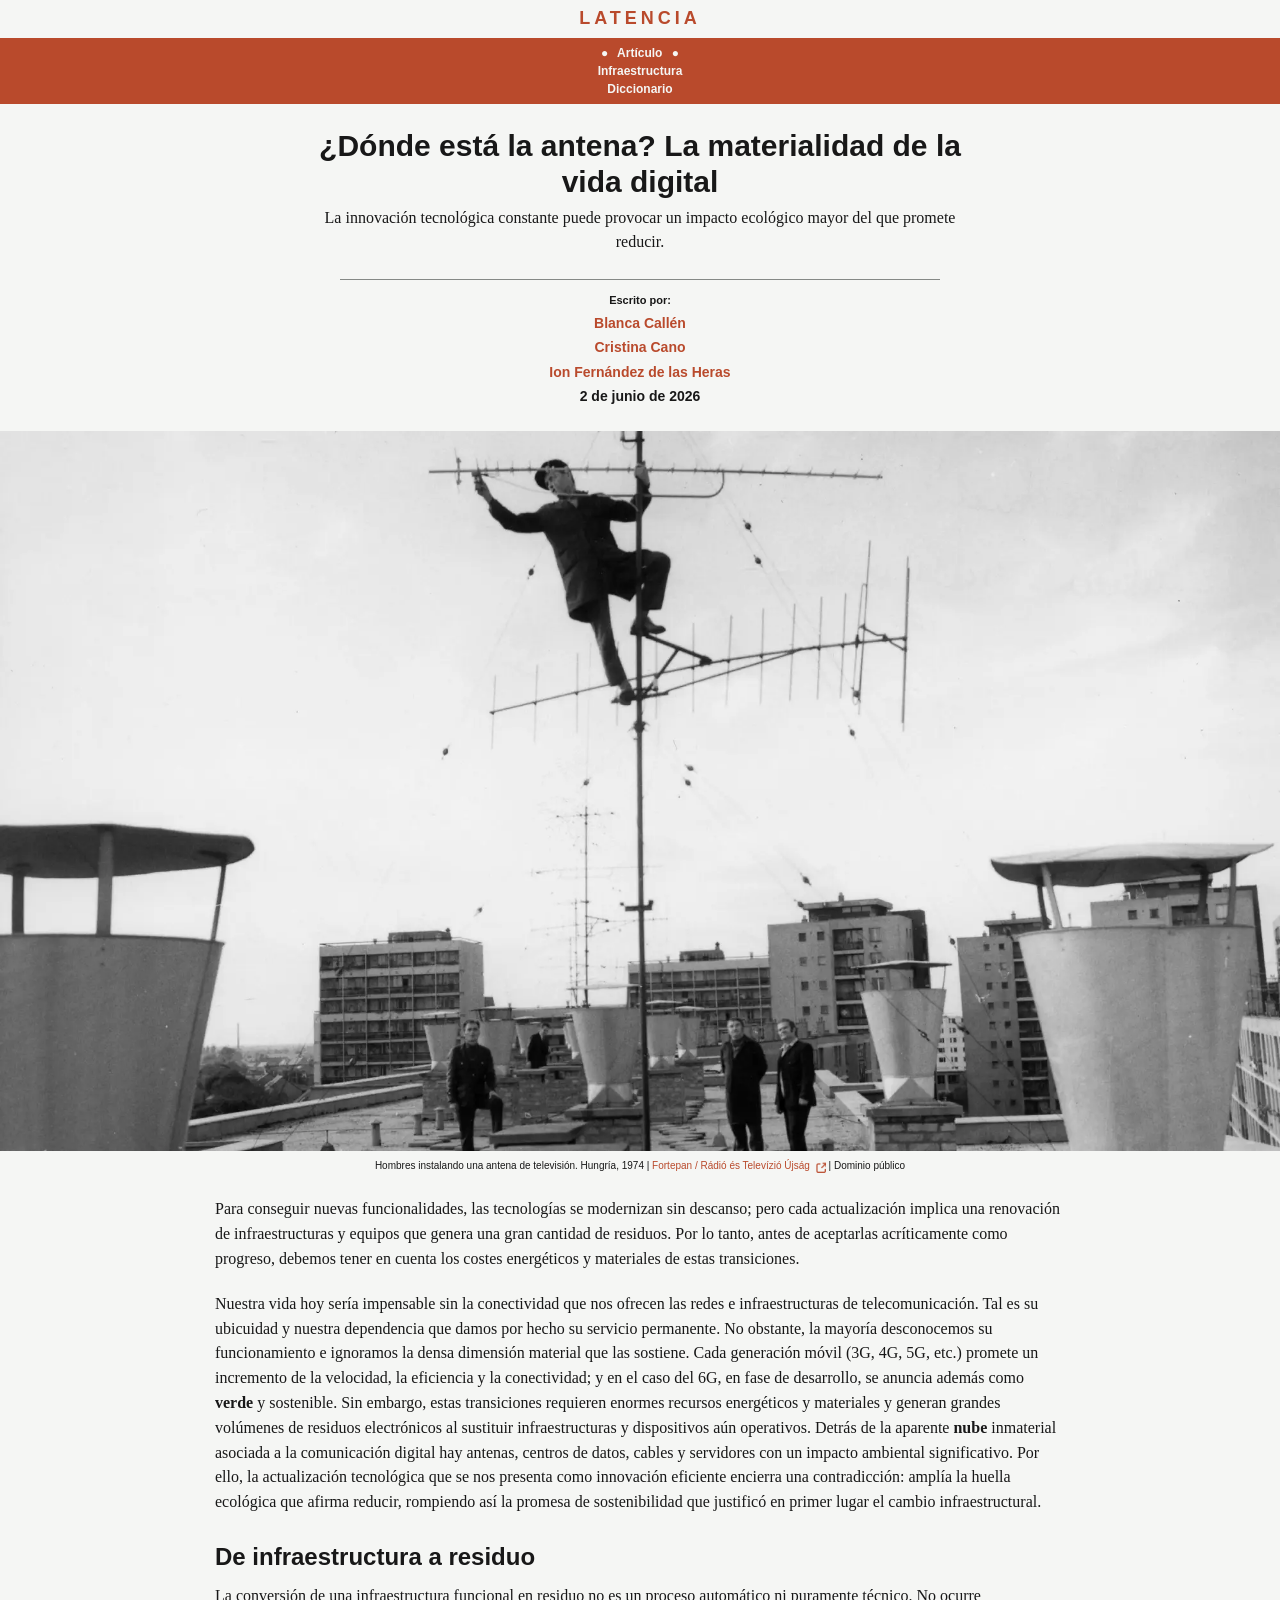
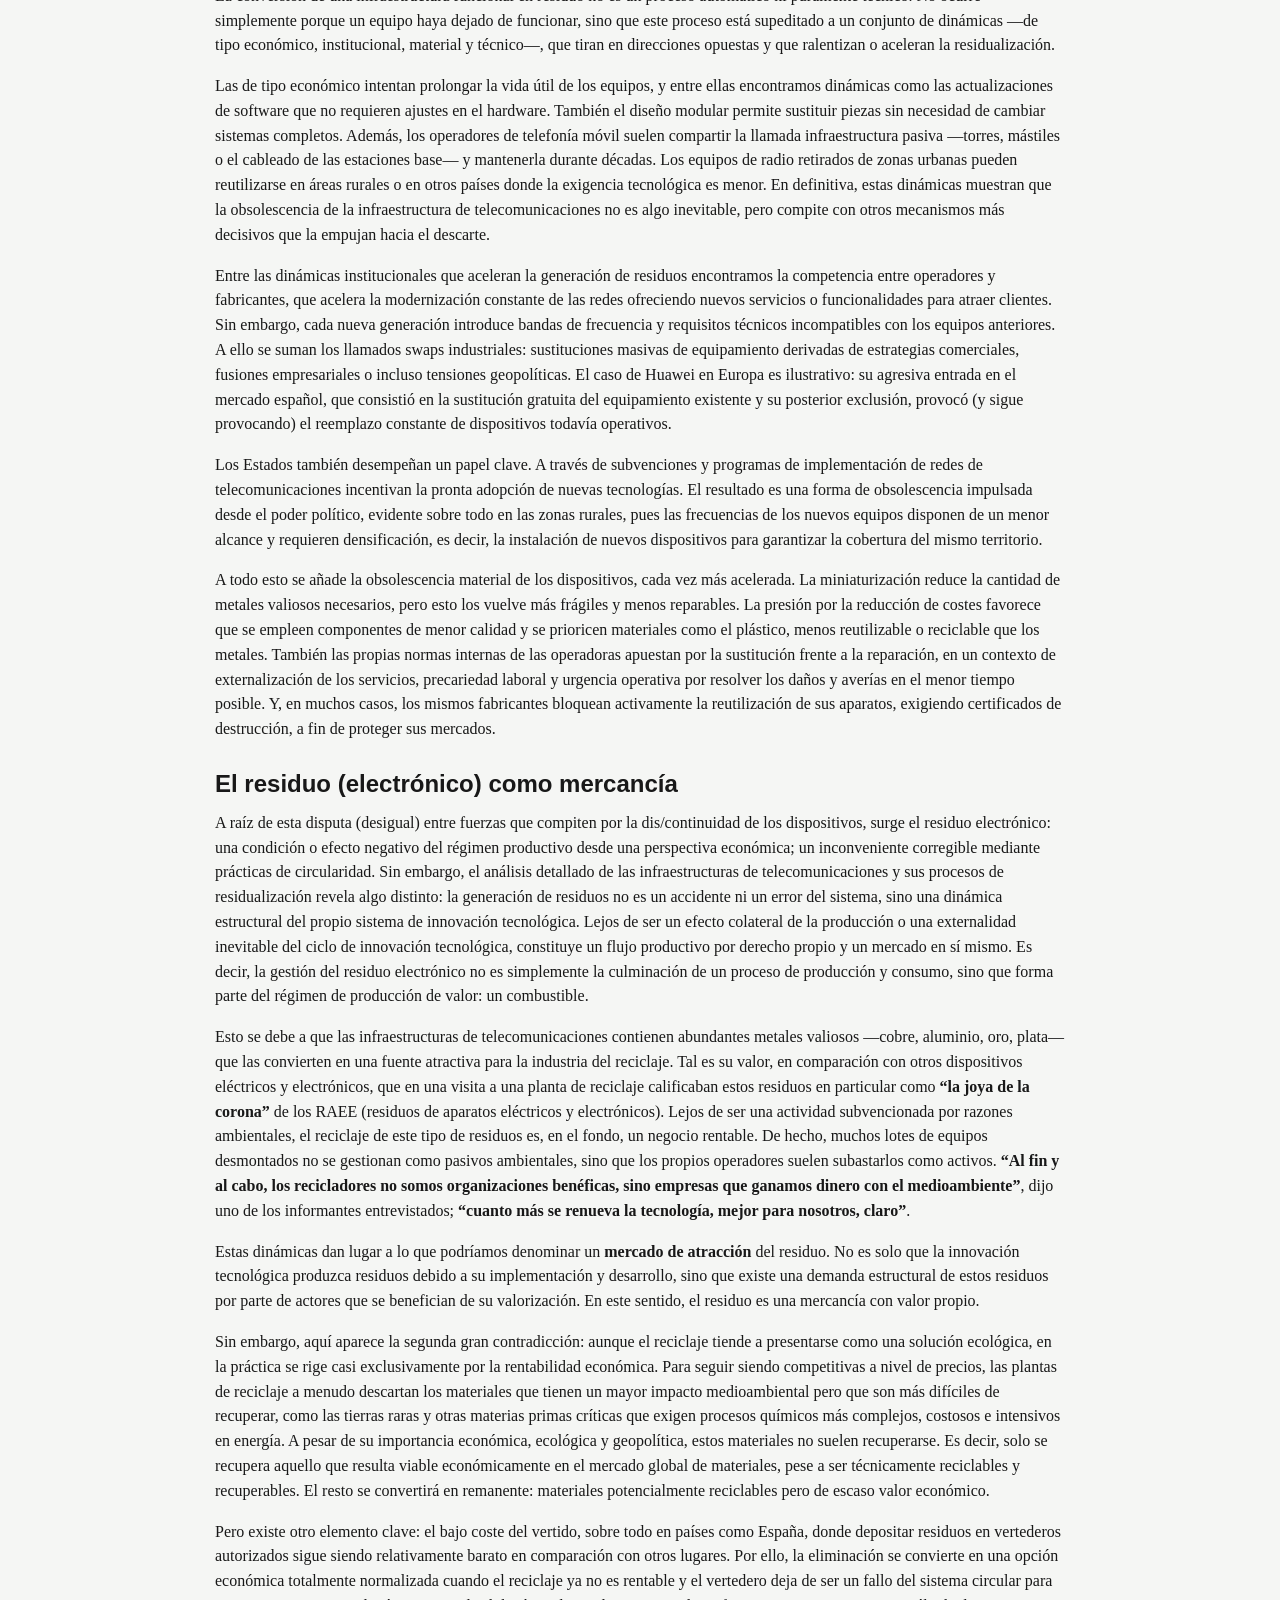
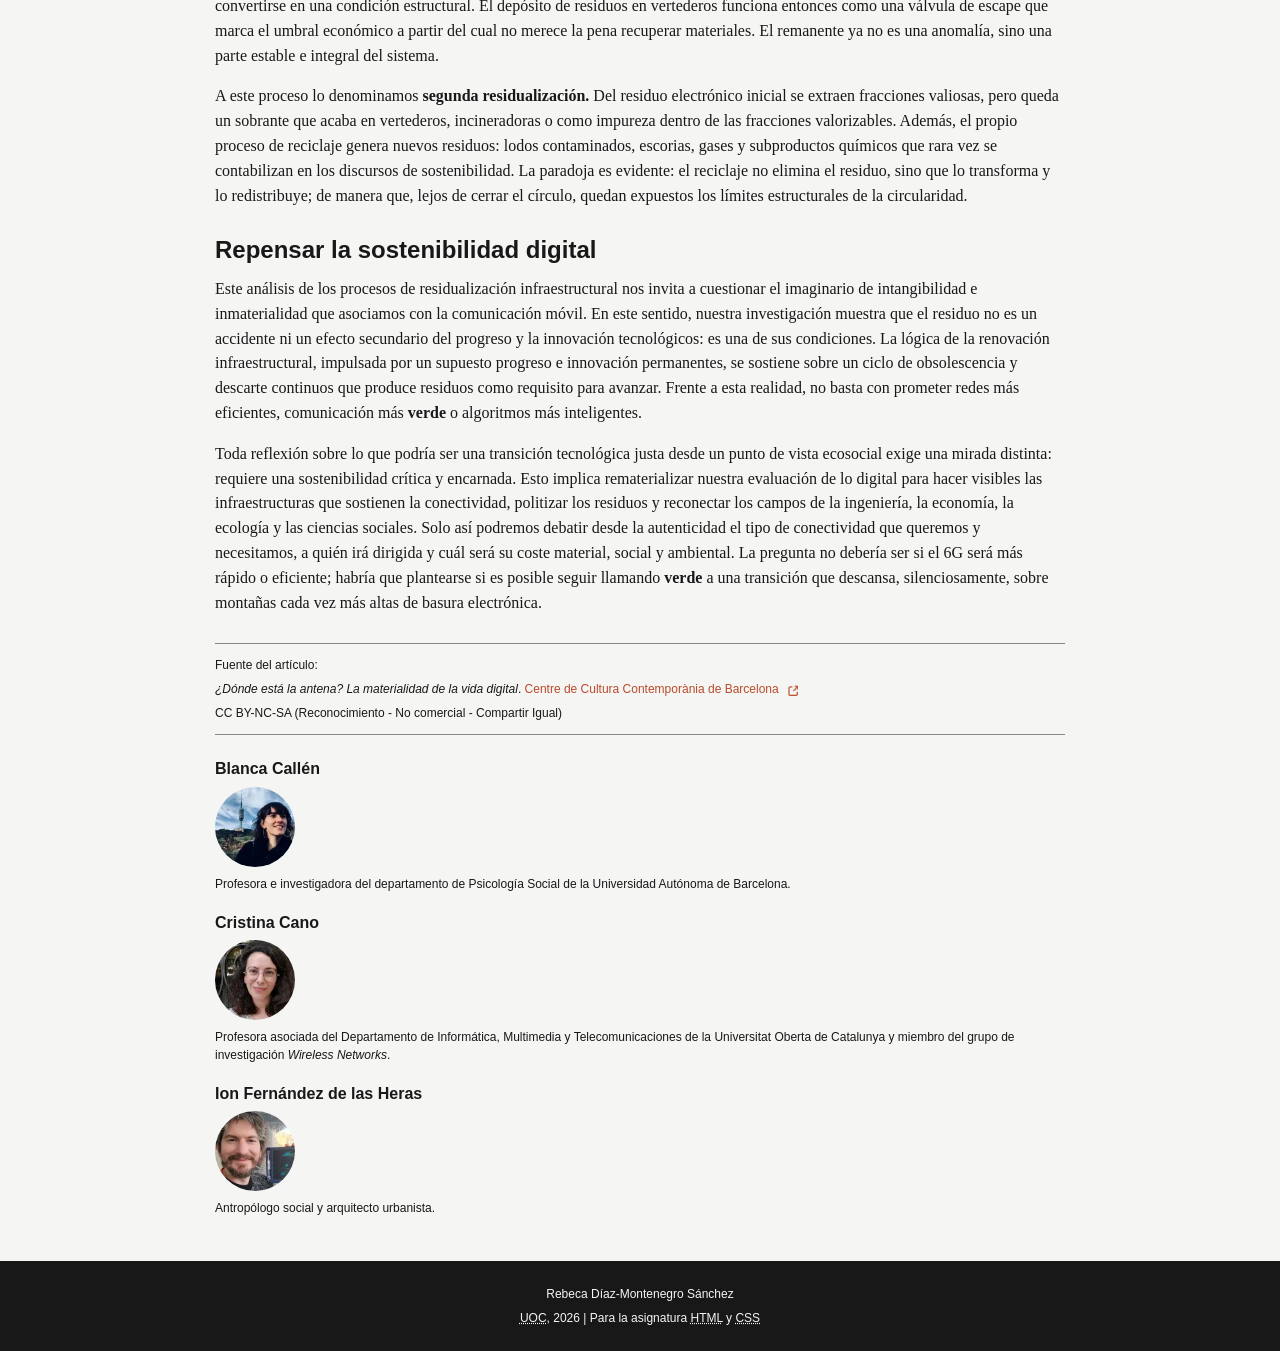
<file: index.html>
<!DOCTYPE html>
<html lang="es">
<head>
  <meta charset="UTF-8">
  <title>
    ¿Dónde está la antena? La materialidad de la vida digital 
  </title>
  <meta name="description" content="Artículo que analiza cómo el cambio constante de la infraestructura de telecomunicación genera residuos y pone en duda la sostenibilidad de este sistema">
  <link rel="icon" type="image/png" href="img/favicon.png">
  <link rel="stylesheet" href="css/estilos.css">
</head>
<body>
  <header>
    <p class="site-name">
      <a href="index.html">Latencia</a>
    </p>

    <nav>
      <ul>
        <li><a href="index.html" aria-current="page">
          Artículo
        </a></li>
        <li><a href="infraestructura-digital.html">
          Infraestructura
        </a></li>
        <li><a href="diccionario-vida-digital.html">
          Diccionario
        </a></li>
      </ul>
    </nav>
  </header>

  <main>
    <article>
      <header class="container">
        <h1>
          ¿Dónde está la antena? La materialidad de la vida digital
        </h1>
        <p class="subtitle">
          La innovación tecnológica constante puede provocar un impacto ecológico mayor del que promete reducir.
        </p>

        <div class="writers">
          <p class="tag">
            Escrito por:
          </p>
          <nav aria-label="Autoría del artículo">
            <ul>
              <li><a href="#blanca-callen">
                Blanca Callén
              </a></li>
              <li><a href="#cristina-cano">
                Cristina Cano
              </a></li>
              <li><a href="#ion-fernandez">
                Ion Fernández de las Heras
              </a></li>
            </ul>
          </nav>
          <p><time datetime="2026-06-02"><strong> 2 de junio de 2026 </strong></time></p>
        </div>
      </header>
 
      <figure class="antenna_image">
        <img src="img/antena.webp" alt="Un hombre subido a un poste instalando una antena de televisión en un tejado. Abajo, otros tres hombres observan.">
        <figcaption>
          Hombres instalando una antena de televisión. Hungría, 1974 | <a class="external_link" href="https://fortepan.hu/en/photos/?id=56301">Fortepan / Rádió és Televízió Újság</a> | Dominio público
        </figcaption>
      </figure>

      <div class="container">
        <p class="intro">
          Para conseguir nuevas funcionalidades, las tecnologías se modernizan sin descanso; pero cada actualización implica una renovación de infraestructuras y equipos que genera una gran cantidad de residuos. Por lo tanto, antes de aceptarlas acríticamente como progreso, debemos tener en cuenta los costes energéticos y materiales de estas transiciones.
        </p>
        <p>
          Nuestra vida hoy sería impensable sin la conectividad que nos ofrecen las redes e infraestructuras de telecomunicación. Tal es su ubicuidad y nuestra dependencia que damos por hecho su servicio permanente. No obstante, la mayoría desconocemos su funcionamiento e ignoramos la densa dimensión material que las sostiene. Cada generación móvil (3G, 4G, 5G, etc.) promete un incremento de la velocidad, la eficiencia y la conectividad; y en el caso del 6G, en fase de desarrollo, se anuncia además como <strong>verde</strong> y sostenible. Sin embargo, estas transiciones requieren enormes recursos energéticos y materiales y generan grandes volúmenes de residuos electrónicos al sustituir infraestructuras y dispositivos aún operativos. Detrás de la aparente <strong>nube</strong> inmaterial asociada a la comunicación digital hay antenas, centros de datos, cables y servidores con un impacto ambiental significativo. Por ello, la actualización tecnológica que se nos presenta como innovación eficiente encierra una contradicción: amplía la huella ecológica que afirma reducir, rompiendo así la promesa de sostenibilidad que justificó en primer lugar el cambio infraestructural.
        </p>
 <!-- Titular 1 -->
        <h2>De infraestructura a residuo</h2>

        <p>
          La conversión de una infraestructura funcional en residuo no es un proceso automático ni puramente técnico. No ocurre simplemente porque un equipo haya dejado de funcionar, sino que este proceso está supeditado a un conjunto de dinámicas —de tipo económico, institucional, material y técnico—, que tiran en direcciones opuestas y que ralentizan o aceleran la residualización.
        </p>
        <p>
          Las de tipo económico intentan prolongar la vida útil de los equipos, y entre ellas encontramos dinámicas como las actualizaciones de software que no requieren ajustes en el hardware. También el diseño modular permite sustituir piezas sin necesidad de cambiar sistemas completos. Además, los operadores de telefonía móvil suelen compartir la llamada infraestructura pasiva —torres, mástiles o el cableado de las estaciones base— y mantenerla durante décadas. Los equipos de radio retirados de zonas urbanas pueden reutilizarse en áreas rurales o en otros países donde la exigencia tecnológica es menor. En definitiva, estas dinámicas muestran que la obsolescencia de la infraestructura de telecomunicaciones no es algo inevitable, pero compite con otros mecanismos más decisivos que la empujan hacia el descarte.
        </p>
        <p>
          Entre las dinámicas institucionales que aceleran la generación de residuos encontramos la competencia entre operadores y fabricantes, que acelera la modernización constante de las redes ofreciendo nuevos servicios o funcionalidades para atraer clientes. Sin embargo, cada nueva generación introduce bandas de frecuencia y requisitos técnicos incompatibles con los equipos anteriores. A ello se suman los llamados swaps industriales: sustituciones masivas de equipamiento derivadas de estrategias comerciales, fusiones empresariales o incluso tensiones geopolíticas. El caso de Huawei en Europa es ilustrativo: su agresiva entrada en el mercado español, que consistió en la sustitución gratuita del equipamiento existente y su posterior exclusión, provocó (y sigue provocando) el reemplazo constante de dispositivos todavía operativos.
        </p>        
        <p>
          Los Estados también desempeñan un papel clave. A través de subvenciones y programas de implementación de redes de telecomunicaciones incentivan la pronta adopción de nuevas tecnologías. El resultado es una forma de obsolescencia impulsada desde el poder político, evidente sobre todo en las zonas rurales, pues las frecuencias de los nuevos equipos disponen de un menor alcance y requieren densificación, es decir, la instalación de nuevos dispositivos para garantizar la cobertura del mismo territorio.
        </p> 
        <p>
          A todo esto se añade la obsolescencia material de los dispositivos, cada vez más acelerada. La miniaturización reduce la cantidad de metales valiosos necesarios, pero esto los vuelve más frágiles y menos reparables. La presión por la reducción de costes favorece que se empleen componentes de menor calidad y se prioricen materiales como el plástico, menos reutilizable o reciclable que los metales. También las propias normas internas de las operadoras apuestan por la sustitución frente a la reparación, en un contexto de externalización de los servicios, precariedad laboral y urgencia operativa por resolver los daños y averías en el menor tiempo posible. Y, en muchos casos, los mismos fabricantes bloquean activamente la reutilización de sus aparatos, exigiendo certificados de destrucción, a fin de proteger sus mercados. 
        </p>

 <!-- Titular 2 -->
        <h2>
          El residuo (electrónico) como mercancía
        </h2>
        <p>
          A raíz de esta disputa (desigual) entre fuerzas que compiten por la dis/continuidad de los dispositivos, surge el residuo electrónico: una condición o efecto negativo del régimen productivo desde una perspectiva económica; un inconveniente corregible mediante prácticas de circularidad. Sin embargo, el análisis detallado de las infraestructuras de telecomunicaciones y sus procesos de residualización revela algo distinto: la generación de residuos no es un accidente ni un error del sistema, sino una dinámica estructural del propio sistema de innovación tecnológica. Lejos de ser un efecto colateral de la producción o una externalidad inevitable del ciclo de innovación tecnológica, constituye un flujo productivo por derecho propio y un mercado en sí mismo. Es decir, la gestión del residuo electrónico no es simplemente la culminación de un proceso de producción y consumo, sino que forma parte del régimen de producción de valor: un combustible.
        </p>
        <p>
          Esto se debe a que las infraestructuras de telecomunicaciones contienen abundantes metales valiosos —cobre, aluminio, oro, plata— que las convierten en una fuente atractiva para la industria del reciclaje. Tal es su valor, en comparación con otros dispositivos eléctricos y electrónicos, que en una visita a una planta de reciclaje calificaban estos residuos en particular como
            <q>la joya de la corona</q>
            de los RAEE (residuos de aparatos eléctricos y electrónicos). Lejos de ser una actividad subvencionada por razones ambientales, el reciclaje de este tipo de residuos es, en el fondo, un negocio rentable. De hecho, muchos lotes de equipos desmontados no se gestionan como pasivos ambientales, sino que los propios operadores suelen subastarlos como activos.
            <q>Al fin y al cabo, los recicladores no somos organizaciones benéficas, sino empresas que ganamos dinero con el medioambiente</q>, dijo uno de los informantes entrevistados;
            <q>cuanto más se renueva la tecnología, mejor para nosotros, claro</q>.
        </p>
        <p>Estas dinámicas dan lugar a lo que podríamos denominar un
          <strong>mercado de atracción</strong>
          del residuo. No es solo que la innovación tecnológica produzca residuos debido a su implementación y desarrollo, sino que existe una demanda estructural de estos residuos por parte de actores que se benefician de su valorización. En este sentido, el residuo es una mercancía con valor propio.
        </p>
        <p>
          Sin embargo, aquí aparece la segunda gran contradicción: aunque el reciclaje tiende a presentarse como una solución ecológica, en la práctica se rige casi exclusivamente por la rentabilidad económica. Para seguir siendo competitivas a nivel de precios, las plantas de reciclaje a menudo descartan los materiales que tienen un mayor impacto medioambiental pero que son más difíciles de recuperar, como las tierras raras y otras materias primas críticas que exigen procesos químicos más complejos, costosos e intensivos en energía. A pesar de su importancia económica, ecológica y geopolítica, estos materiales no suelen recuperarse. Es decir, solo se recupera aquello que resulta viable económicamente en el mercado global de materiales, pese a ser técnicamente reciclables y recuperables. El resto se convertirá en remanente: materiales potencialmente reciclables pero de escaso valor económico.
        </p>
        <p>
          Pero existe otro elemento clave: el bajo coste del vertido, sobre todo en países como España, donde depositar residuos en vertederos autorizados sigue siendo relativamente barato en comparación con otros lugares. Por ello, la eliminación se convierte en una opción económica totalmente normalizada cuando el reciclaje ya no es rentable y el vertedero deja de ser un fallo del sistema circular para convertirse en una condición estructural. El depósito de residuos en vertederos funciona entonces como una válvula de escape que marca el umbral económico a partir del cual no merece la pena recuperar materiales. El remanente ya no es una anomalía, sino una parte estable e integral del sistema.
        </p>
        <p>
          A este proceso lo denominamos 
          <strong>segunda residualización.</strong>
          Del residuo electrónico inicial se extraen fracciones valiosas, pero queda un sobrante que acaba en vertederos, incineradoras o como impureza dentro de las fracciones valorizables. Además, el propio proceso de reciclaje genera nuevos residuos: lodos contaminados, escorias, gases y subproductos químicos que rara vez se contabilizan en los discursos de sostenibilidad. La paradoja es evidente: el reciclaje no elimina el residuo, sino que lo transforma y lo redistribuye; de manera que, lejos de cerrar el círculo, quedan expuestos los límites estructurales de la circularidad.
        </p>

 <!-- Titular 3 -->
        <h2>Repensar la sostenibilidad digital</h2>
        <p>
          Este análisis de los procesos de residualización infraestructural nos invita a cuestionar el imaginario de intangibilidad e inmaterialidad que asociamos con la comunicación móvil. En este sentido, nuestra investigación muestra que el residuo no es un accidente ni un efecto secundario del progreso y la innovación tecnológicos: es una de sus condiciones. La lógica de la renovación infraestructural, impulsada por un supuesto progreso e innovación permanentes, se sostiene sobre un ciclo de obsolescencia y descarte continuos que produce residuos como requisito para avanzar. Frente a esta realidad, no basta con prometer redes más eficientes, comunicación más
          <strong>verde</strong> 
          o algoritmos más inteligentes.
        </p>
        <p>
          Toda reflexión sobre lo que podría ser una transición tecnológica justa desde un punto de vista ecosocial exige una mirada distinta: requiere una sostenibilidad crítica y encarnada. Esto implica rematerializar nuestra evaluación de lo digital para hacer visibles las infraestructuras que sostienen la conectividad, politizar los residuos y reconectar los campos de la ingeniería, la economía, la ecología y las ciencias sociales. Solo así podremos debatir desde la autenticidad el tipo de conectividad que queremos y necesitamos, a quién irá dirigida y cuál será su coste material, social y ambiental. La pregunta no debería ser si el 6G será más rápido o eficiente; habría que plantearse si es posible seguir llamando
          <strong>verde</strong>
          a una transición que descansa, silenciosamente, sobre montañas cada vez más altas de basura electrónica.
        </p>

  <!-- Fin titulares -->
        <aside class="source" aria-label="Fuente del artículo">
          <p>
            Fuente del artículo:
          </p>
          <p>
            <em>¿Dónde está la antena? La materialidad de la vida digital</em>.
            <a href="https://www.cccb.org/es/w/articulos/donde-esta-la-antena-la-materialidad-de-la-vida-digital">
              Centre de Cultura Contemporània de Barcelona
            </a>
          </p>
          <p>
            CC BY-NC-SA (Reconocimiento - No comercial - Compartir Igual)
          </p>
        </aside>
 
        <section class="autor" id="blanca-callen">
          <h3>
            Blanca Callén
          </h3>
          <img src="img/blanca-callen.webp" alt="Retrato de Blanca Callén">
          <p>
            Profesora e investigadora del departamento de Psicología Social de la Universidad Autónoma de Barcelona.
          </p>
        </section>
 
        <section class="autor" id="cristina-cano">
          <h3>
            Cristina Cano
          </h3>
          <img src="img/cristina-cano.webp" alt="Retrato de Cristina Cano">
          <p>
            Profesora asociada del Departamento de Informática, Multimedia y Telecomunicaciones de la Universitat Oberta de Catalunya y miembro del grupo de investigación 
            <em >Wireless Networks</em>.
          </p>
        </section>
 
        <section class="autor" id="ion-fernandez">
          <h3>
            Ion Fernández de las Heras
          </h3>
          <img src="img/ion-fernandez.webp" alt="Retrato de Ion Fernández de las Heras">
          <p>
            Antropólogo social y arquitecto urbanista.
          </p>
        </section>
      </div>
    </article>
  </main>
 
  <footer class="footer">
    <div class="container">
      <p class="student-name">Rebeca Díaz-Montenegro Sánchez</p>
      <p><abbr title="Universitat Oberta de Catalunya">UOC</abbr>, 2026 | Para la asignatura <abbr title="HyperText Markup Language">HTML</abbr> y <abbr title="Cascading Style Sheets">CSS</abbr></p>
    </div>
  </footer>
</body>
</html>
</file>
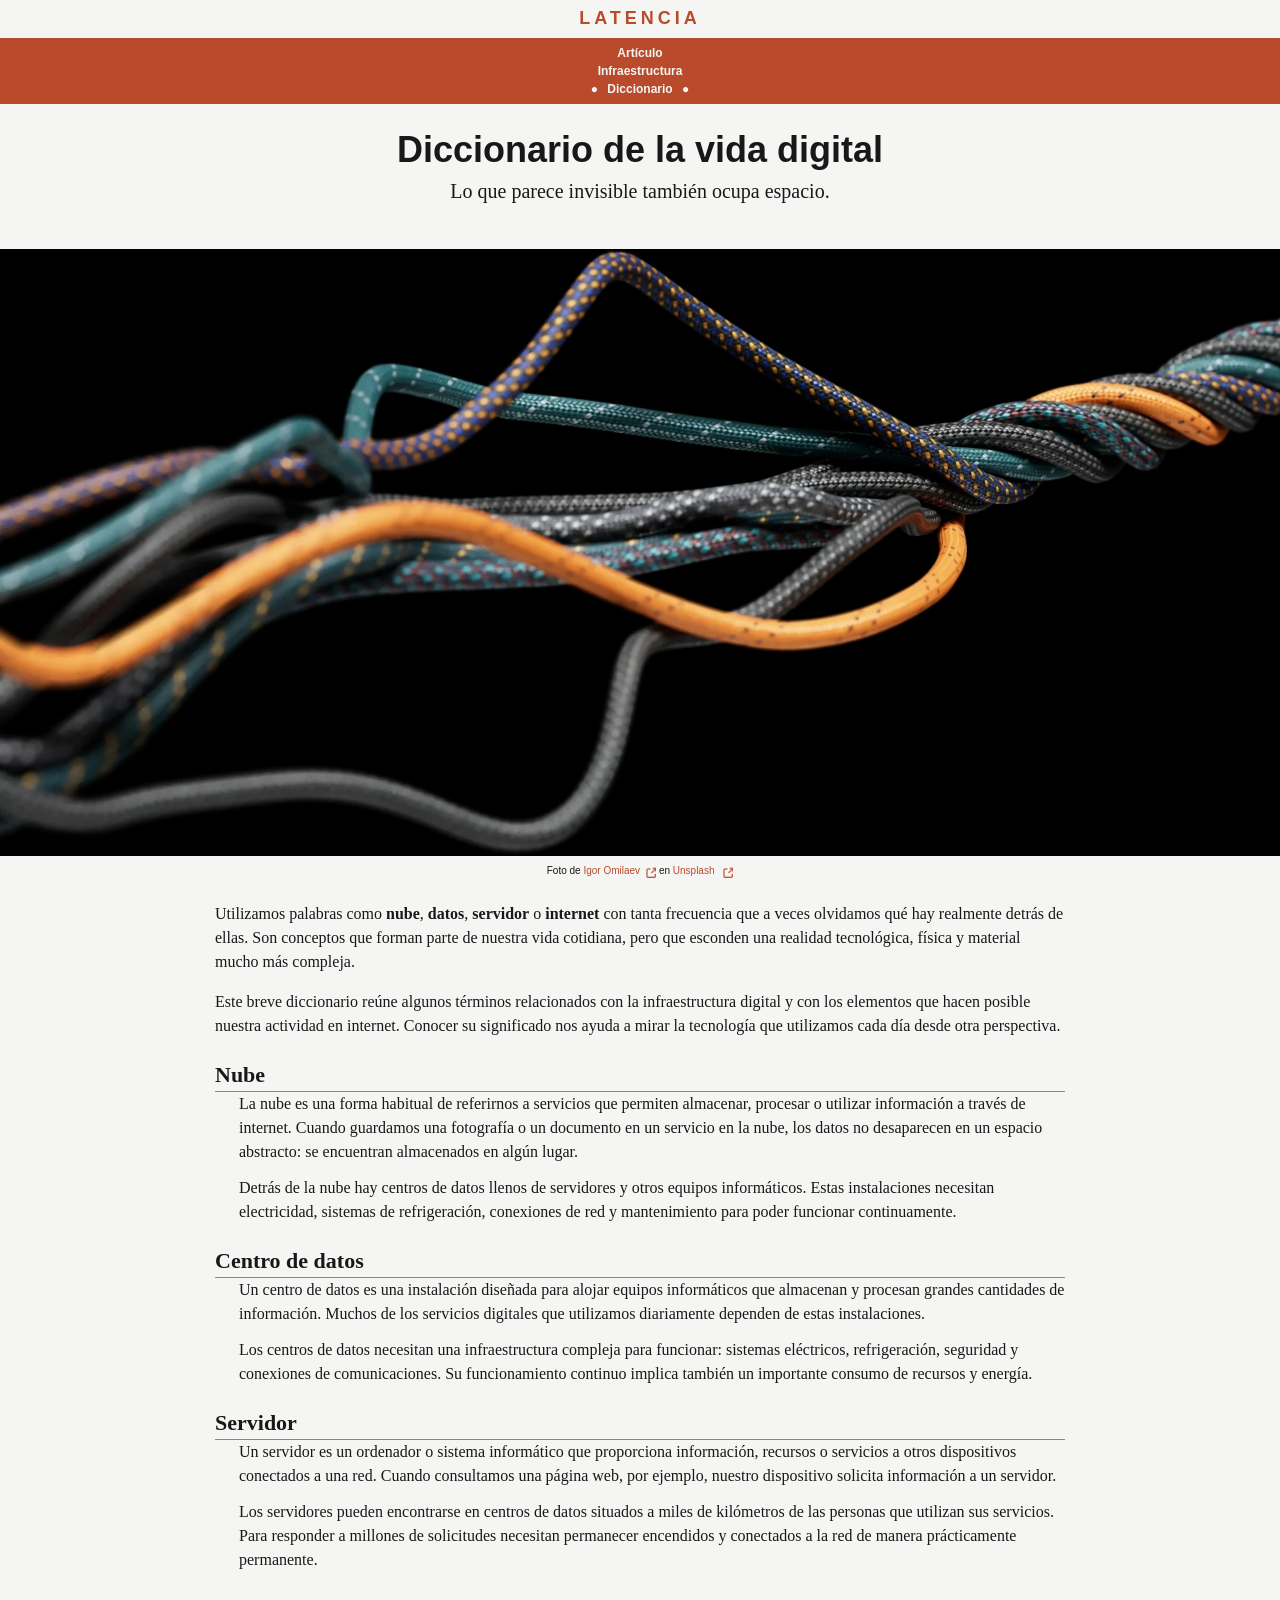
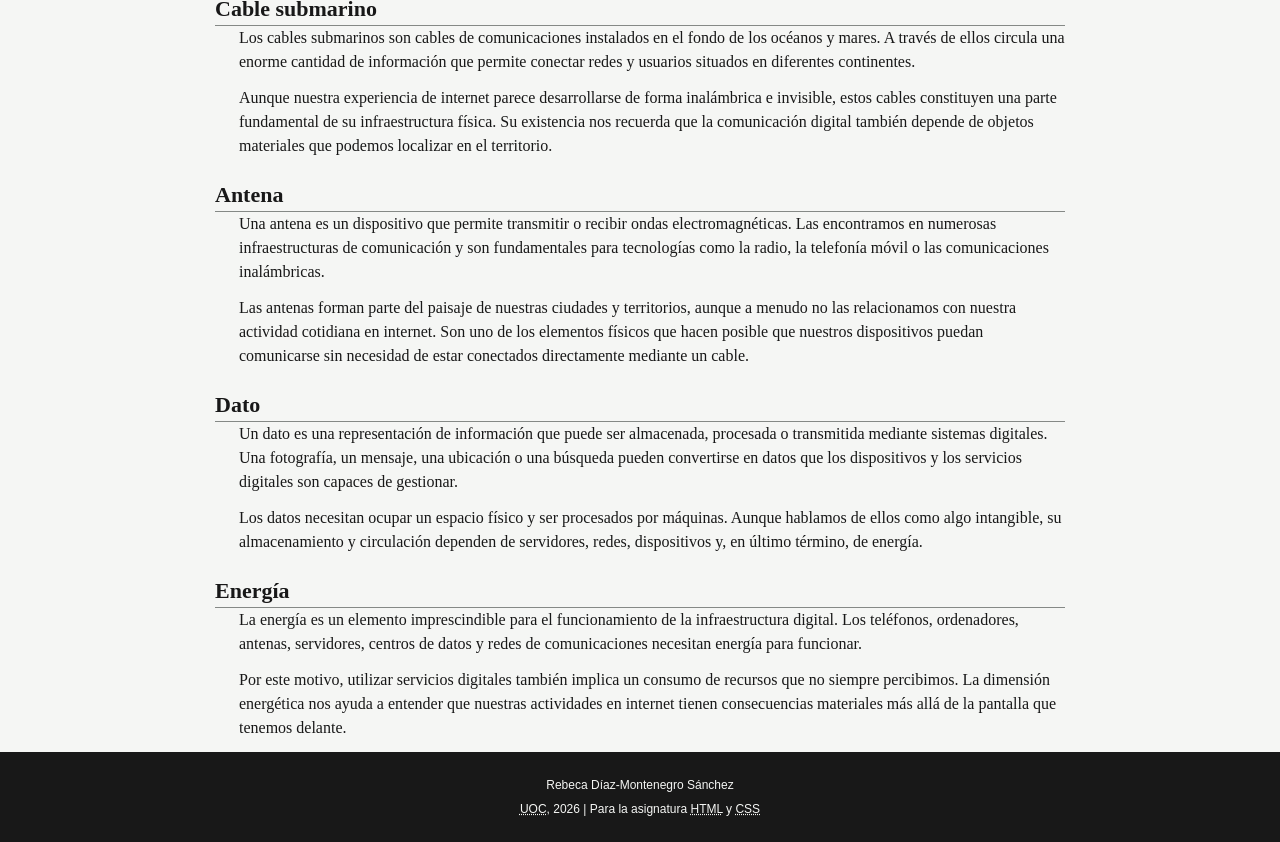
<file: diccionario-vida-digital.html>
<!DOCTYPE html>
<html lang="es">
<head>
  <meta charset="UTF-8">
  <meta name="viewport" content="width=device-width, initial-scale=1.0">
  <title>Diccionario de la vida digital </title>
  <meta name="description" content="Breve diccionario de términos de la infraestructura digital: nube, centro de datos, servidor, cable submarino, antena, dato y energía.">
  <link rel="icon" type="image/png" href="img/favicon.png">
  <link rel="stylesheet" href="css/estilos.css">
</head>
<body>
  <header>
    <p class="site-name">
      <a href="index.html">Latencia</a>
    </p>

    <nav aria-label="Principal">
      <ul>
        <li><a href="index.html">
          Artículo
        </a></li>
        <li><a href="infraestructura-digital.html">
          Infraestructura
        </a></li>
        <li><a href="diccionario-vida-digital.html" aria-current="page">
          Diccionario
        </a></li>
      </ul>
    </nav>
  </header>

  <main>
    <header class="container">
      <h1>
        Diccionario de la vida digital
      </h1>
      <p class="subtitle">Lo que parece invisible también ocupa espacio.</p>
    </header>

    <figure class="cable_image">
      <img src="img/cable.webp" alt="Cuerdas de colores trenzadas y entrelazadas sobre fondo negro. Hace referencia a la infraestructura digital.">
      <figcaption>
        Foto de 
        <a class="external_link" href="https://unsplash.com/es/@omilaev">
          Igor Omilaev</a> en <a class="external_link" href="https://unsplash.com">Unsplash
        </a>
      </figcaption>
    </figure>

    <div class="container">
      <p>
        Utilizamos palabras como
        <strong>nube</strong>,
        <strong>datos</strong>,
        <strong>servidor</strong> o 
        <strong>internet</strong>
        con tanta frecuencia que a veces olvidamos qué hay realmente detrás de ellas. Son conceptos que forman parte de nuestra vida cotidiana, pero que esconden una realidad tecnológica, física y material mucho más compleja.
      </p>
      <p>
        Este breve diccionario reúne algunos términos relacionados con la infraestructura digital y con los elementos que hacen posible nuestra actividad en internet. Conocer su significado nos ayuda a mirar la tecnología que utilizamos cada día desde otra perspectiva.
      </p>

      <dl class="dictionary">
        <dt>Nube</dt>
        <dd>
          La nube es una forma habitual de referirnos a servicios que permiten almacenar, procesar o utilizar información a través de internet. Cuando guardamos una fotografía o un documento en un servicio en la nube, los datos no desaparecen en un espacio abstracto: se encuentran almacenados en algún lugar.
        </dd>
        <dd>
          Detrás de la nube hay centros de datos llenos de servidores y otros equipos informáticos. Estas instalaciones necesitan electricidad, sistemas de refrigeración, conexiones de red y mantenimiento para poder funcionar continuamente.
        </dd>

        <dt>Centro de datos</dt>
        <dd>
          Un centro de datos es una instalación diseñada para alojar equipos informáticos que almacenan y procesan grandes cantidades de información. Muchos de los servicios digitales que utilizamos diariamente dependen de estas instalaciones.
        </dd>
        <dd>
          Los centros de datos necesitan una infraestructura compleja para funcionar: sistemas eléctricos, refrigeración, seguridad y conexiones de comunicaciones. Su funcionamiento continuo implica también un importante consumo de recursos y energía.
        </dd>

        <dt>Servidor</dt>
        <dd>
          Un servidor es un ordenador o sistema informático que proporciona información, recursos o servicios a otros dispositivos conectados a una red. Cuando consultamos una página web, por ejemplo, nuestro dispositivo solicita información a un servidor.
        </dd>
        <dd>
          Los servidores pueden encontrarse en centros de datos situados a miles de kilómetros de las personas que utilizan sus servicios. Para responder a millones de solicitudes necesitan permanecer encendidos y conectados a la red de manera prácticamente permanente.
        </dd>

        <dt>Cable submarino</dt>
        <dd>
          Los cables submarinos son cables de comunicaciones instalados en el fondo de los océanos y mares. A través de ellos circula una enorme cantidad de información que permite conectar redes y usuarios situados en diferentes continentes.
        </dd>
        <dd>
          Aunque nuestra experiencia de internet parece desarrollarse de forma inalámbrica e invisible, estos cables constituyen una parte fundamental de su infraestructura física. Su existencia nos recuerda que la comunicación digital también depende de objetos materiales que podemos localizar en el territorio.
        </dd>

        <dt>Antena</dt>
        <dd>
          Una antena es un dispositivo que permite transmitir o recibir ondas electromagnéticas. Las encontramos en numerosas infraestructuras de comunicación y son fundamentales para tecnologías como la radio, la telefonía móvil o las comunicaciones inalámbricas.
        </dd>
        <dd>
          Las antenas forman parte del paisaje de nuestras ciudades y territorios, aunque a menudo no las relacionamos con nuestra actividad cotidiana en internet. Son uno de los elementos físicos que hacen posible que nuestros dispositivos puedan comunicarse sin necesidad de estar conectados directamente mediante un cable.
        </dd>

        <dt>Dato</dt>
        <dd>
          Un dato es una representación de información que puede ser almacenada, procesada o transmitida mediante sistemas digitales. Una fotografía, un mensaje, una ubicación o una búsqueda pueden convertirse en datos que los dispositivos y los servicios digitales son capaces de gestionar.
        </dd>
        <dd>
          Los datos necesitan ocupar un espacio físico y ser procesados por máquinas. Aunque hablamos de ellos como algo intangible, su almacenamiento y circulación dependen de servidores, redes, dispositivos y, en último término, de energía.
        </dd>

        <dt>Energía</dt>
        <dd>
          La energía es un elemento imprescindible para el funcionamiento de la infraestructura digital. Los teléfonos, ordenadores, antenas, servidores, centros de datos y redes de comunicaciones necesitan energía para funcionar.
        </dd>
        <dd>
          Por este motivo, utilizar servicios digitales también implica un consumo de recursos que no siempre percibimos. La dimensión energética nos ayuda a entender que nuestras actividades en internet tienen consecuencias materiales más allá de la pantalla que tenemos delante.
        </dd>
      </dl>
    </div>
  </main>

  <footer class="footer">
    <div class="container">
      <p class="student-name">Rebeca Díaz-Montenegro Sánchez</p>
      <p><abbr title="Universitat Oberta de Catalunya">UOC</abbr>, 2026 | Para la asignatura <abbr title="HyperText Markup Language">HTML</abbr> y <abbr title="Cascading Style Sheets">CSS</abbr></p>
    </div>
  </footer>
</body>
</html>
</file>
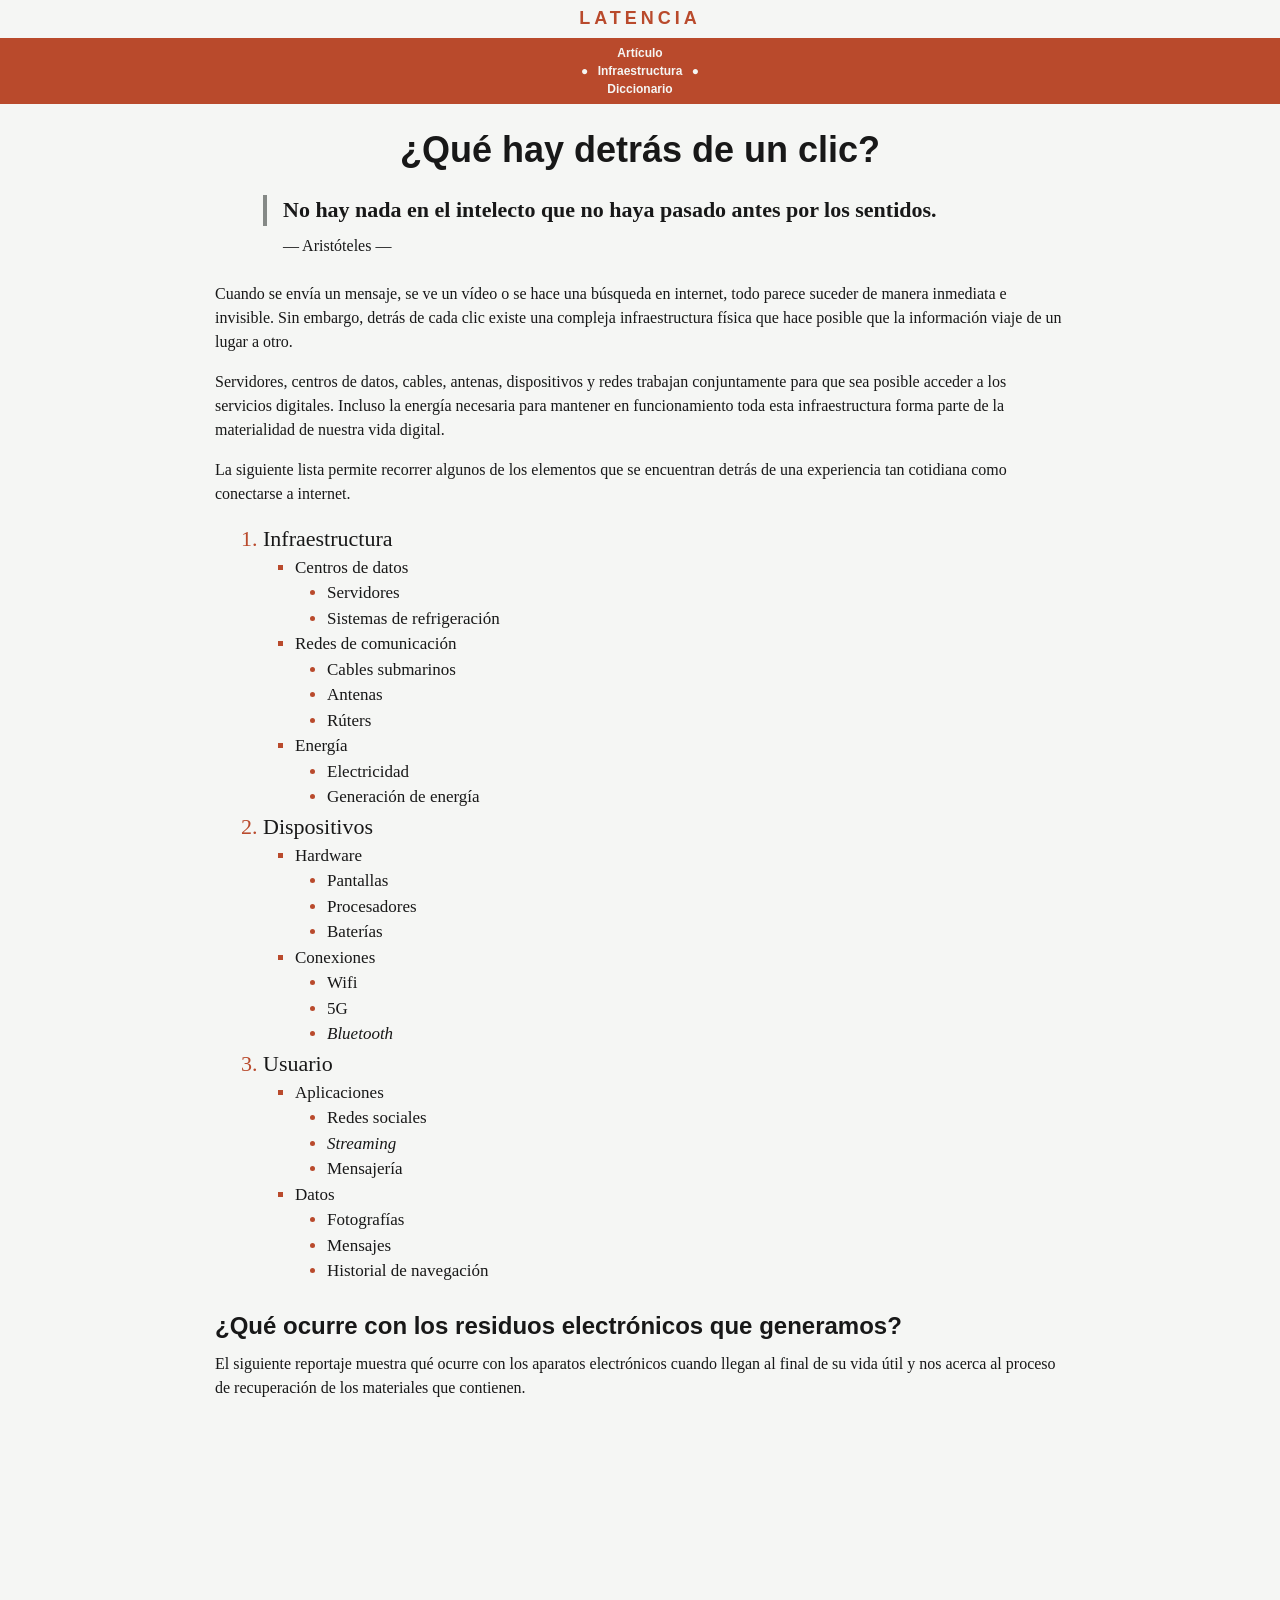
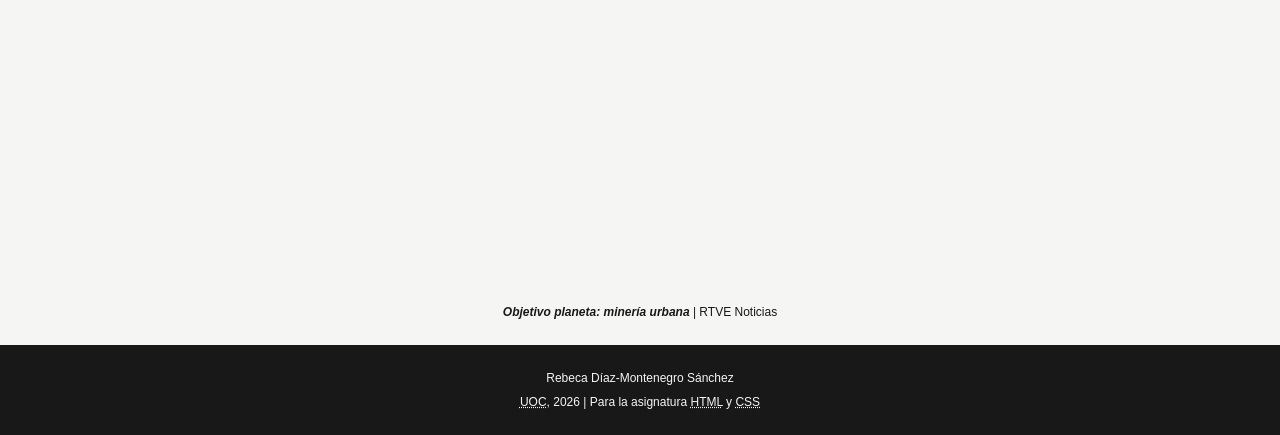
<file: infraestructura-digital.html>
<!DOCTYPE html>
<html lang="es">
<head>
  <meta charset="UTF-8">
  <meta name="viewport" content="width=device-width, initial-scale=1.0">
  <title>¿Qué hay detrás de un clic? Infraestructura digital </title>
  <meta name="description" content="Recorrido por los elementos físicos que hacen posible conectarse a internet: infraestructura, dispositivos y usuario, con un reportaje sobre qué ocurre con los residuos electrónicos.">
  <link rel="icon" type="image/png" href="img/favicon.png">
  <link rel="stylesheet" href="css/estilos.css">
</head>
<body>
  <header>
    <p class="site-name">
      <a href="index.html">Latencia</a>
    </p>

    <nav aria-label="Principal">
      <ul>
        <li><a href="index.html">
          Artículo
        </a></li>
        <li><a href="infraestructura-digital.html" aria-current="page">
          Infraestructura
        </a></li>
        <li><a href="diccionario-vida-digital.html">
          Diccionario
        </a></li>
      </ul>
    </nav>
  </header>

  <main class="container">
    <h1>
      ¿Qué hay detrás de un clic?
    </h1>

    <figure class="cite-aristoteles">
      <blockquote> 
        <p>
          No hay nada en el intelecto que no haya pasado antes por los sentidos.
        </p>
      </blockquote>
      <figcaption>
        — Aristóteles —
      </figcaption>
    </figure>

    <p>
      Cuando se envía un mensaje, se ve un vídeo o se hace una búsqueda en internet, todo parece suceder de manera inmediata e invisible. Sin embargo, detrás de cada clic existe una compleja infraestructura física que hace posible que la información viaje de un lugar a otro.
    </p>
    <p>
      Servidores, centros de datos, cables, antenas, dispositivos y redes trabajan conjuntamente para que sea posible acceder a los servicios digitales. Incluso la energía necesaria para mantener en funcionamiento toda esta infraestructura forma parte de la materialidad de nuestra vida digital.
    </p>
    <p>
      La siguiente lista permite recorrer algunos de los elementos que se encuentran detrás de una experiencia tan cotidiana como conectarse a internet.
    </p>

    <ol class="infra-list">
      <li>Infraestructura
        <ul>
          <li>Centros de datos
            <ul>
              <li>Servidores</li>
              <li>Sistemas de refrigeración</li>
            </ul>
          </li>
          <li>Redes de comunicación
            <ul>
              <li>Cables submarinos</li>
              <li>Antenas</li>
              <li>Rúters</li>
            </ul>
          </li>
          <li>Energía
            <ul>
              <li>Electricidad</li>
              <li>Generación de energía</li>
            </ul>
          </li>
        </ul>
      </li>
      <li>Dispositivos
        <ul>
          <li>Hardware
            <ul>
              <li>Pantallas</li>
              <li>Procesadores</li>
              <li>Baterías</li>
            </ul>
          </li>
          <li>Conexiones
            <ul>
              <li>Wifi</li>
              <li>5G</li>
              <li><em lang="en">Bluetooth</em></li>
            </ul>
          </li>
        </ul>
      </li>
      <li>Usuario
        <ul>
          <li>Aplicaciones
            <ul>
              <li>Redes sociales</li>
              <li><em lang="en">Streaming</em></li>
              <li>Mensajería</li>
            </ul>
          </li>
          <li>Datos
            <ul>
              <li>Fotografías</li>
              <li>Mensajes</li>
              <li>Historial de navegación</li>
            </ul>
          </li>
        </ul>
      </li>
    </ol>

<!-- Fin del articulo/listado y comienzo del video-->

    <h2>
      ¿Qué ocurre con los residuos electrónicos que generamos?
    </h2>
    <p>
      El siguiente reportaje muestra qué ocurre con los aparatos electrónicos cuando llegan al final de su vida útil y nos acerca al proceso de recuperación de los materiales que contienen.
    </p>

    <figure class="video">
      <iframe src="https://www.youtube.com/embed/4JgvWVCCNJ4" title="Objetivo planeta: minería urbana. RTVE Noticias" allowfullscreen></iframe>
      <figcaption><cite>Objetivo planeta: minería urbana</cite> | RTVE Noticias</figcaption>
    </figure>
  </main>

  <footer class="footer">
    <div class="container">
      <p class="student-name">Rebeca Díaz-Montenegro Sánchez</p>
      <p><abbr title="Universitat Oberta de Catalunya">UOC</abbr>, 2026 | Para la asignatura <abbr title="HyperText Markup Language">HTML</abbr> y <abbr title="Cascading Style Sheets">CSS</abbr></p>
    </div>
  </footer>
</body>
</html>
</file>
<file: css/estilos.css>
:root {
  --color-fondo: #f5f6f4;
  --color-texto: #181818;
  --color-rojo: #b94a2c;
  --color-gris: #858986;
  --ancho-contenido: 850px;
  --ancho-contenido-relativo: 95%;
}

* {
  box-sizing: border-box;
}

html {
  scroll-behavior: smooth;
}

body {
  margin: 0;
  background-color: var(--color-fondo);
  color: var(--color-texto);
  font-family: Georgia, "Times New Roman", serif;
  font-size: 16px;
  font-weight: 400;
  line-height: 1.5;
}

img {
  display: block;
  max-width: 100%;
}

a {
  color: var(--color-rojo);
  text-decoration: none;
}

a:hover {
  text-decoration: underline;
}

h1,
h2,
h3 {
  font-family: Arial, Helvetica, sans-serif;
  font-weight: 700;
  line-height: 1.2;
}

p {
  margin-top: 0;
  margin-bottom: 16px;
}

abbr {
  cursor: help;
}

.container {
  width: var(--ancho-contenido-relativo);
  max-width: var(--ancho-contenido);
  margin-right: auto;
  margin-left: auto;
}

/* Nombre del sitio: LATENCIA */

body > header {
  width: 100%;
}

.site-name {
  margin: 0;
  padding: 8px 0;
  color: var(--color-rojo);
  font-family: Arial, Helvetica, sans-serif;
  font-size: 18px;
  font-weight: 700;
  letter-spacing: 4px;
  line-height: 1.2;
  text-align: center;
  text-transform: uppercase;
}

.site-name a,
.site-name a:hover {
  color: var(--color-rojo);
  text-decoration: none;
}

/* Barra de navegación princial (Artículo,Infraestructura y Diccionario)*/

body > header > nav {
  width: 100%;
  background-color: var(--color-rojo);
  font-family: Arial, Helvetica, sans-serif;
  font-size: 12px;
}

body > header > nav ul {
  display: flex;
  flex-direction: column;
  align-items: center;
  justify-content: center;
  margin: 0;
  padding: 6px 0;
  list-style: none;
}

body > header > nav li {
  margin: 0;
  padding: 0;
}

body > header > nav a {
  display: inline-block;
  color: var(--color-fondo);
  font-weight: 700;
  text-decoration: none;
}

body > header > nav a:hover {
  text-decoration: underline;
}

/* Puntitos junto a los enlaces para indicar que en que página se esta */

body > header > nav a[aria-current="page"]::before {
  content: "\25CF";
  margin-right: 6px;
}

body > header > nav a[aria-current="page"]::after {
  content: "\25CF";
  margin-left: 6px;
}

/* Cabecera de los artículos */

article > header.container {
  padding-top: 24px;
  padding-bottom: 20px;
  text-align: center;
}

article > header h1 {
  max-width: 650px;
  margin: 0 auto 6px;
  font-size: 30px;
}

.subtitle {
  max-width: 650px;
  margin: 0 auto 24px;
  font-size: 16px;
  line-height: 1.4;
}

.writers {
  max-width: 600px;
  margin: 0 auto;
  padding-top: 12px;
  border-top: 1px solid var(--color-gris);
  font-family: Arial, Helvetica, sans-serif;
  font-size: 14px;
  line-height: 1.6;
  font-weight: 700;
}

.writers p {
  margin-bottom: 4px;
}

.writers .tag {
  margin-bottom: 2px;
  font-size: 11px;

}

.writers nav ul {
  margin: 0;
  padding: 0;
  list-style: none;
}

.writers nav li {
  margin-bottom: 2px;
}

.antenna_image {
  width: 100%;
  margin: 0 0 24px;
}

.antenna_image > img {
  width: 100%;
  height: auto;
}

.antenna_image figcaption {
  width: 95%;
  max-width: var(--ancho-contenido);
  margin: 8px auto 0;
  font-family: Arial, Helvetica, sans-serif;
  font-size: 10px;
  line-height: 1.4;
  text-align: center;
}

article > .container {
  padding-bottom: 24px;
}

.intro {
  margin-bottom: 20px;
  font-size: 18px;
  line-height: 1.5;
}

article > .container > p {
  font-size: 16px;
  line-height: 1.55;
}

article > .container h2 {
  margin-top: 28px;
  margin-bottom: 12px;
  font-size: 24px;
}

article > .container h2 + p {
  margin-top: 0;
}

strong {
  font-weight: 700;
}


/* Enlaces externos con imagen y subrayado */

.external_link,
.source a {
  color: var(--color-rojo);
  text-decoration: none;
}

.external_link:hover,
.source a:hover {
  text-decoration: underline;
}

.external_link::after,
.source a::after {
  display: inline-block;
  width: 12px;
  height: 12px;
  margin-left: 4px;
  background-image: url("../img/external-link.svg");
  background-repeat: no-repeat;
  background-position: center;
  background-size: contain;
  content: "";
  vertical-align: middle;
}

.source {
  margin-top: 28px;
  margin-bottom: 24px;
  padding-top: 12px;
  padding-bottom: 12px;
  border-top: 1px solid var(--color-gris);
  border-bottom: 1px solid var(--color-gris);
  font-family: Arial, Helvetica, sans-serif;
  font-size: 12px;
  line-height: 1.5;
}

.source p {
  margin-bottom: 6px;
}

.source p:last-child {
  margin-bottom: 0;
}

/* Apartado de autores */

.autor {
  margin-bottom: 20px;
  font-family: Arial, Helvetica, sans-serif;
  font-size: 12px;
  line-height: 1.5;
}

.autor h3 {
  margin: 0 0 8px;
  font-size: 16px;
}

.autor img {
  width: 80px;
  height: 80px;
  margin-bottom: 8px;
  border-radius: 50%;
  object-fit: cover;
}

.autor p {
  margin-bottom: 0;
}


/* Footer */

.footer {
  width: 100%;
  padding: 24px 0;
  background-color: var(--color-texto);
  color: var(--color-fondo);
  font-family: Arial, Helvetica, sans-serif;
  font-size: 12px;
  line-height: 1.5;
  text-align: center;
}

.footer .container {
  width: var(--ancho-contenido-relativo);
  max-width: var(--ancho-contenido);
}

.footer p {
  margin-bottom: 6px;
}

.footer p:last-child {
  margin-bottom: 0;
}

.footer abbr {
  color: var(--color-fondo);
}


/* Resposive */

@media (max-width: 600px) {
  .site-name {
    font-size: 16px;
  }

  article > header.container {
    padding-top: 20px;
    padding-bottom: 16px;
  }

  article > header h1 {
    font-size: 26px;
  }

  .subtitle {
    font-size: 15px;
  }

  .intro {
    font-size: 17px;
  }

  article > .container > p {
    font-size: 15px;
  }

  article > .container h2 {
    font-size: 22px;
  }

  .antenna_image figcaption {
    font-size: 10px;
  }
}

q,
cite {
  font-weight: 700;
}


main.container {
  padding-bottom: 24px;
}

main.container > h1 {
  margin: 24px 0;
  font-size: 36px;
  text-align: center;
}

main.container > h2 {
  margin-top: 28px;
  margin-bottom: 12px;
  font-size: 24px;
}

/* Cita grande */

.cite-aristoteles {
  margin: 24px 0 24px 48px;
}

.cite-aristoteles blockquote {
  margin: 0;
  padding-left: 16px;
  border-left: 4px solid var(--color-gris);
  font-size: 22px;
  font-weight: 700;
  line-height: 1.4;
}

.cite-aristoteles blockquote p {
  margin: 0;
}

.cite-aristoteles figcaption {
  margin: 8px 0 0 20px;
  font-size: 16px;
}

.infra-list {
  margin: 16px 0 24px;
  padding-left: 48px;
  font-size: 22px;
  line-height: 1.5;
}

.infra-list > li::marker {
  color: var(--color-rojo);
}

.infra-list ul {
  padding-left: 32px;
  font-size: 17px;
  list-style-type: square;
}

.infra-list ul ul {
  list-style-type: disc;
}

.infra-list ul li::marker {
  color: var(--color-rojo);
}

/* Vídeo */

.video {
  margin: 16px 0 0;
}

.video iframe {
  display: block;
  width: 100%;
  aspect-ratio: 16 / 9;
  border: 0;
}

.video figcaption {
  margin: 8px 0 0;
  font-family: Arial, Helvetica, sans-serif;
  font-size: 12px;
  text-align: center;
}

main > header.container {
  padding-top: 24px;
  padding-bottom: 20px;
  text-align: center;
}

main > header.container h1 {
  max-width: 650px;
  margin: 0 auto 6px;
  font-size: 36px;
}

main > header.container .subtitle {
  font-size: 20px;
}

.cable_image {
  width: 100%;
  margin: 0 0 24px;
}

.cable_image > img {
  width: 100%;
  height: auto;
}

.cable_image figcaption {
  width: 95%;
  max-width: var(--ancho-contenido);
  margin: 8px auto 0;
  font-family: Arial, Helvetica, sans-serif;
  font-size: 10px;
  line-height: 1.4;
  text-align: center;
}

.dictionary {
  margin: 0;
}

.dictionary dt {
  margin-top: 20px;
  border-bottom: 1px solid var(--color-gris);
  font-size: 22px;
  font-weight: 700;
}

.dictionary dd {
  margin: 0 0 12px 24px;
}
</file>
